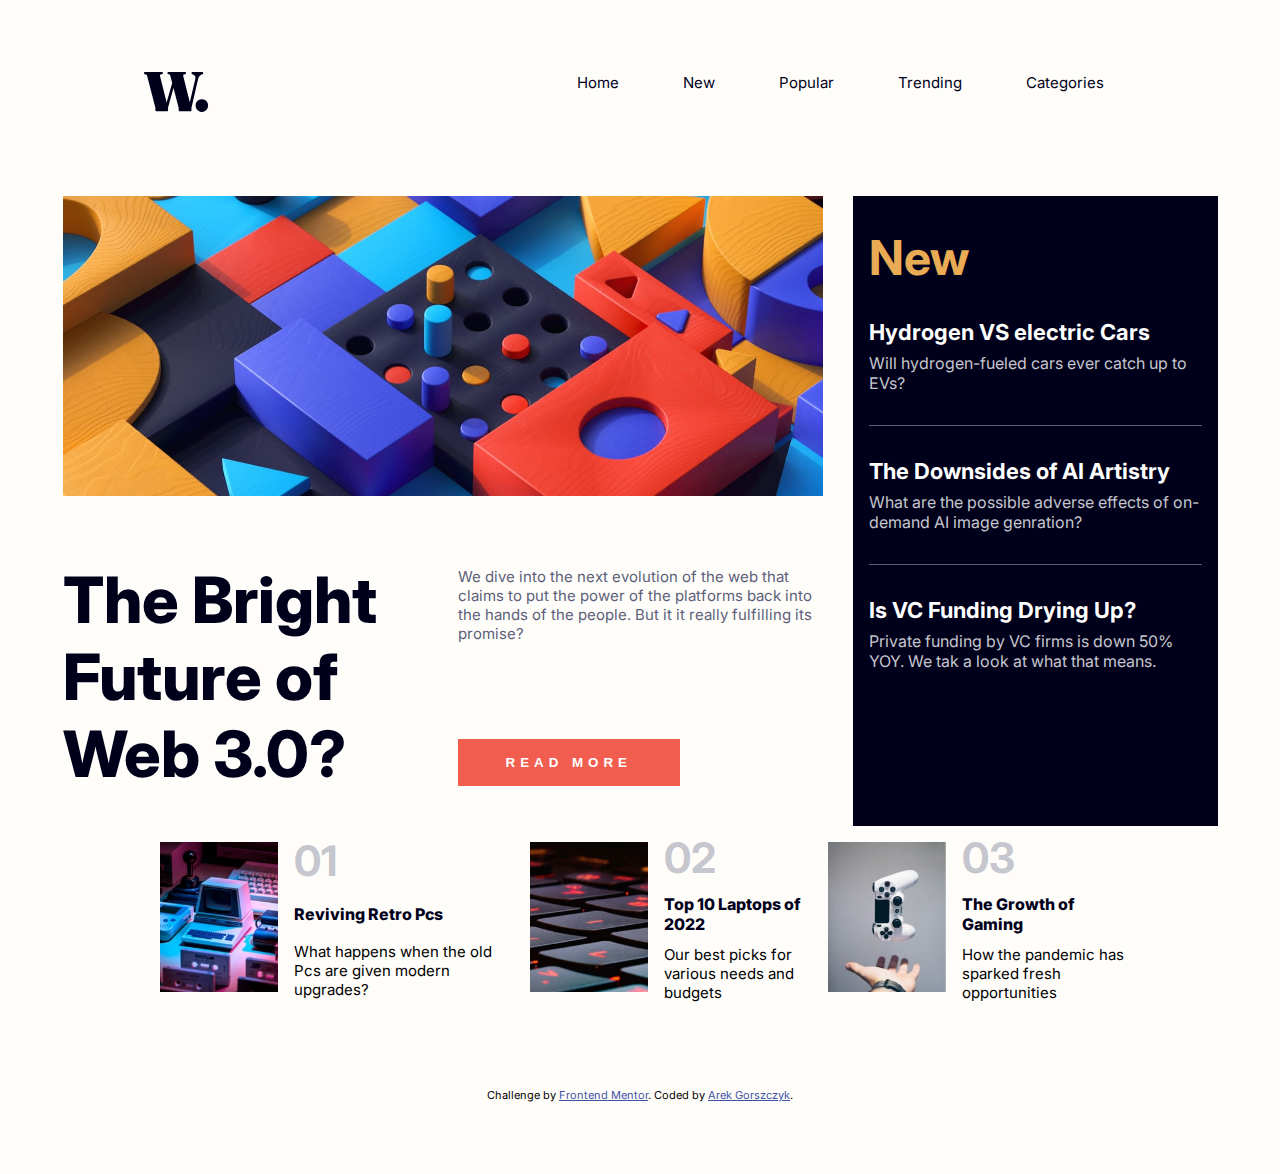
<file: index.html>
<!DOCTYPE html>
<html lang="en">
<head>
  <meta charset="UTF-8">
  <meta name="viewport" content="width=device-width, initial-scale=1.0"> <!-- displays site properly based on user's device -->

  <link rel="preconnect" href="https://fonts.gstatic.com" crossorigin>
  <link href="https://fonts.googleapis.com/css2?family=Inter:wght@400;700;800&display=swap" rel="stylesheet">  <link rel="icon" type="image/png" sizes="32x32" href="./images/favicon-32x32.png">
  <link rel="stylesheet" href="style.css">

  <title>Frontend Mentor | News homepage</title>
</head>
<body>

  <!-- navbar -->
  <nav class="navbar">
    <!-- logo -->
    <div class="logo">
      <img src="assets/images/logo.svg" alt="logo of page" class="logo-img">
    </div>
    <!-- navbar list -->
    <ul class="nav-list">
      <!-- navbar elements -->
      <li>
        <a href="#" id="list-element">Home</a>
      </li>
      <li>
        <a href="#" id="list-element">New</a>
      </li>
      <li>
        <a href="#" id="list-element">Popular</a>
      </li>
      <li>
        <a href="#" id="list-element">Trending</a>
      </li>
      <li>
        <a href="#" id="list-element">Categories</a>
      </li>
    </ul>
    <!-- hamburger menu -->
    <div class="hamburger">
      <img src="assets/images/icon-menu.svg" alt="" class="hamburger-img">
      <img src="assets/images/icon-menu-close.svg" alt="" class="hamburger-img-close">
    </div>
  </nav>

  <!-- main of page -->
  <div class="main">
    <!-- simple photo -->
    <div class="img-web"></div>

    <!-- header of page -->
    <div class="header-page">
      <h1>The Bright Future of Web 3.0?</h1>
    </div>

    <div class="page-info">
      <p>We dive into the next evolution of the web that
        claims to put the power of the platforms back
        into the hands of the people. But it it really
        fulfilling its promise?
      </p>
      <button>read more</button>
    </div>

    <!-- container new -->
    <div class="container-new">
      <!-- new char -->
      <div class="new">
        <h1>New</h1>
      </div>
      <!-- news -->
      <div class="news-1">
        <h2>Hydrogen VS electric Cars</h2>
        <p>Will hydrogen-fueled cars ever catch up to EVs?</p>
      </div>
      <div class="news-2">
        <h2>The Downsides of AI Artistry</h2>
        <p>What are the possible adverse effects of on-demand AI image genration?</p>
      </div>
      <div class="news-3">
        <h2>Is VC Funding Drying Up?</h2>
        <p>Private funding by VC firms is down 50% YOY. We tak a look at what that means.</p>
      </div>
    </div> 

  </div>

  <!-- other news on footer -->
  <footer>
      <div class="ft-info">
        <div class="info-1">
          <img src="assets/images/image-retro-pcs.jpg" alt="image of retro computer">
          <div class="info-tekst">
            <h2>01</h2>
            <h3>Reviving Retro Pcs</h3>
            <p>What happens when the old Pcs 
              are given modern upgrades?
            </p>
          </div>
        </div>
        <div class="info-2">
          <img src="assets/images/image-top-laptops.jpg" alt="image of top laptop (keybord)">
          <div class="info-tekst">
            <h2>02</h2>
            <h3>Top 10 Laptops of 2022</h3>
            <p>Our best picks for various needs and budgets</p>
          </div>
        </div>
        <div class="info-3">
          <img src="assets/images/image-gaming-growth.jpg" alt="image of gaming growth">
          <div class="info-tekst">
            <h2>03</h2>
            <h3>The Growth of Gaming</h3>
            <p>How the pandemic has sparked fresh opportunities</p>
          </div>
        </div>
      </div>
    </div>
  </footer>

  <!-- info about author of page :) -->
    <div class="attribution">
      Challenge by <a href="https://www.frontendmentor.io?ref=challenge" target="_blank">Frontend Mentor</a>. 
      Coded by <a href="https://github.com/LG2GAME" target="_blank">Arek Gorszczyk</a>.
    </div>

  <script src="script.js"></script>

</body>
</html>
</file>
<file: style.css>
:root{

    --soft-orange: hsl(35, 77%, 62%);
    --soft-red: hsl(5, 85%, 63%);

    --off-white: hsl(36, 100%, 99%);
    --grayish-blue: hsl(233, 8%, 79%);
    --dark-grayish-blue: hsl(236, 13%, 42%);
    --very-dark-blue: hsl(240, 100%, 5%);

}

*, *::after, *::before {
    box-sizing: border-box;
    margin: 0;
    padding: 0;
}

/* set font family to Inter */
html {
    font-family: 'Inter', sans-serif;
}

body {
    background-color: var(--off-white);
    padding: 4.5rem 9rem;
}

/* MEDIA QUERIES for: 375px */
@media only screen and (max-width: 375px) {

    body {
        padding: 1rem 1rem;
    }

}

/* set font size for 15px */
p {
    font-size: 15px;
}

/* navbar list */
.navbar {
    display: flex;
    justify-content: space-between;
    padding-bottom: 5rem;
    position: relative;
    right: 0;
}

/* navbar elements */
.nav-list {
    display: flex;
    list-style-type: none;
}

.nav-list li a {
    color: var(--very-dark-blue);
    cursor: pointer;
    font-size: 15px;
    font-weight: 400;
    padding: 2rem;
    text-decoration: none;
}

/* navbar hover */
.nav-list li a:hover{
    color: var(--soft-red);
}

/* hamburger menu imgs */
.hamburger,
.hamburger-img-close,
.hamburger-img{
    cursor: pointer;
    display: none;
    position: relative;
}

/* MEDIA QUERIES for: 375px */
@media only screen and (max-width: 375px) {

    /* set dark filter for body elements */
    body{
        transition: background-color .3s ease-in-out;
    }

    body.active {
        background-color: rgba(0, 0, 0, .5);
    }

    /* navbar elements */
    .navbar {
        padding: 1rem;
    }

    .nav-list {
        align-items: left;
        background-color: var(--off-white);
        flex-direction: column;
        height: 100vh;
        justify-content: center;
        padding: 0;
        position: absolute;
        right: 0;
        top: 0;
        transform: translate(-200%);
        transition: transform .3s ease-in-out;
        width: 70%;
    }

    .nav-list li a{
        display: flex;
        font-size: 22px;
        justify-content: space-between;
        margin-bottom: -1rem;
        padding: 2rem;
    }

    /* set translate on X, for navbar list */
    .nav-list.active {
        transform: translateX(0%);
    }

    /* show and hidden for hamburger elements in js */
    .hamburger {
        display: block;
    }
    .hamburger-img {
        display: block;
    }

    .hamburger-img.active {
        display: none;
    }
    .hamburger-img-close.active {
        display: block;
    }

}

/* main page */
.main {
    display: grid;
    gap: 30px;
    grid-template-columns: repeat(3, 365px);
    grid-template-rows: repeat(2, 300px);
    height: 100%;
    align-items: center;
    justify-content: center;
}

/* MEDIA QUERIES for: 375px */
@media only screen and (max-width: 375px) {

    .main {
        display: inline-block;
        margin: 0 auto;
    }

}

/* img on page */
.img-web {
    background-image: url(assets/images/image-web-3-desktop.jpg);
    background-position: center;
    background-size: cover;
    grid-column-end: 3;
    grid-column-start: 1;
    grid-row-end: 2;
    grid-row-start: 1;
    height: 300px;
}

/* MEDIA QUERIES for: 375px */
@media only screen and (max-width: 375px) {

    .img-web {
        background-image: url(assets/images/image-web-3-mobile.jpg);
        margin: 0 auto;
        width: 320px;
    }

}

/* header of page */
.header-page {
    grid-column-end: 2;
    grid-column-start: 1;
    grid-row-end: 3;
    grid-row-start: 2;
}

.header-page h1 {
    color: var(--very-dark-blue);
    font-size: 64px;
    font-weight: 800;
}

/* MEDIA QUERIES for: 375px */
/* @media only screen and (max-width: 375px) {

    .header-page h1 {
        text-align: center;
    }

} */

/* informations of page */
.page-info {
    grid-row-start: 2;
    grid-row-end: 3;
    grid-column-start: 2;
    grid-column-end: 3;
}

.page-info p {
    color: var(--dark-grayish-blue);
    font-size: 15px;
}

.page-info button {
    background-color: var(--soft-red);
    border: none;
    color: #fff;
    font-weight: 800;
    letter-spacing: 5px;
    margin-top: 6rem;
    padding: 1rem 3rem;
    text-align: center;
    text-transform: uppercase;
}

/* MEDIA QUERIES for: 375px */
@media only screen and (max-width: 375px) {

    .page-info button {
        margin-bottom: 4rem;
        margin-top: 2rem;
    }

}

/* container new */
.container-new {
    background-color: var(--very-dark-blue);
    grid-column-end: 4;
    grid-column-start: 3;
    grid-row-end: 3;
    grid-row-start: 1;
    padding: 2rem 1rem;
    height: 100%;
}

.new h1 {
    color: var(--soft-orange);
    font-size: 48px;
    font-weight: 700;
    margin-bottom: 2rem;
}

.news-1 h2,
.news-2 h2,
.news-3 h2 {
    font-size: 22px;
    color: #fff;
    margin-bottom: .5rem;
}

.news-1 p,
.news-2 p,
.news-3 p {
    font-size: 16px;
    color: var(--grayish-blue);
    margin-bottom: 2rem;
    font-weight: 400;
}

.news-1,
.news-2 {
    border-bottom: 1px solid var(--dark-grayish-blue);
    margin: 2rem 0;
}

/* MEDIA QUERIES for: 375px */
@media only screen and (max-width: 375px) {

    .news-1 p,
    .news-2 p,
    .news-3 p {
        margin-bottom: 2rem;
    }

}

.ft-info {
    display: flex;
    justify-content: space-around;
}

.info-1,
.info-2,
.info-3 {
    display: flex;
}

.ft-info img {
    width: 150px;
    padding: 1rem;
}

.info-tekst {
    display: flex;
    flex-direction: column;
    justify-content: space-around;
}

.info-tekst h2 {
    font-size: 42px;
    color: var(--grayish-blue);
}

.info-tekst h3 {
    color: var(--very-dark-blue);
    font-size: 16px;
    font-weight: 800;
}

/* MEDIA QUERIES for: 375px */
@media only screen and (max-width: 375px) {

    .ft-info {
        display: block;
    }

}

/* links to work page and my github :) */
.attribution {
    font-size: 11px; text-align: center;
    padding: 0;
    margin-top: 5rem;
}

.attribution a {
    color: hsl(228, 45%, 44%);
}
</file>
